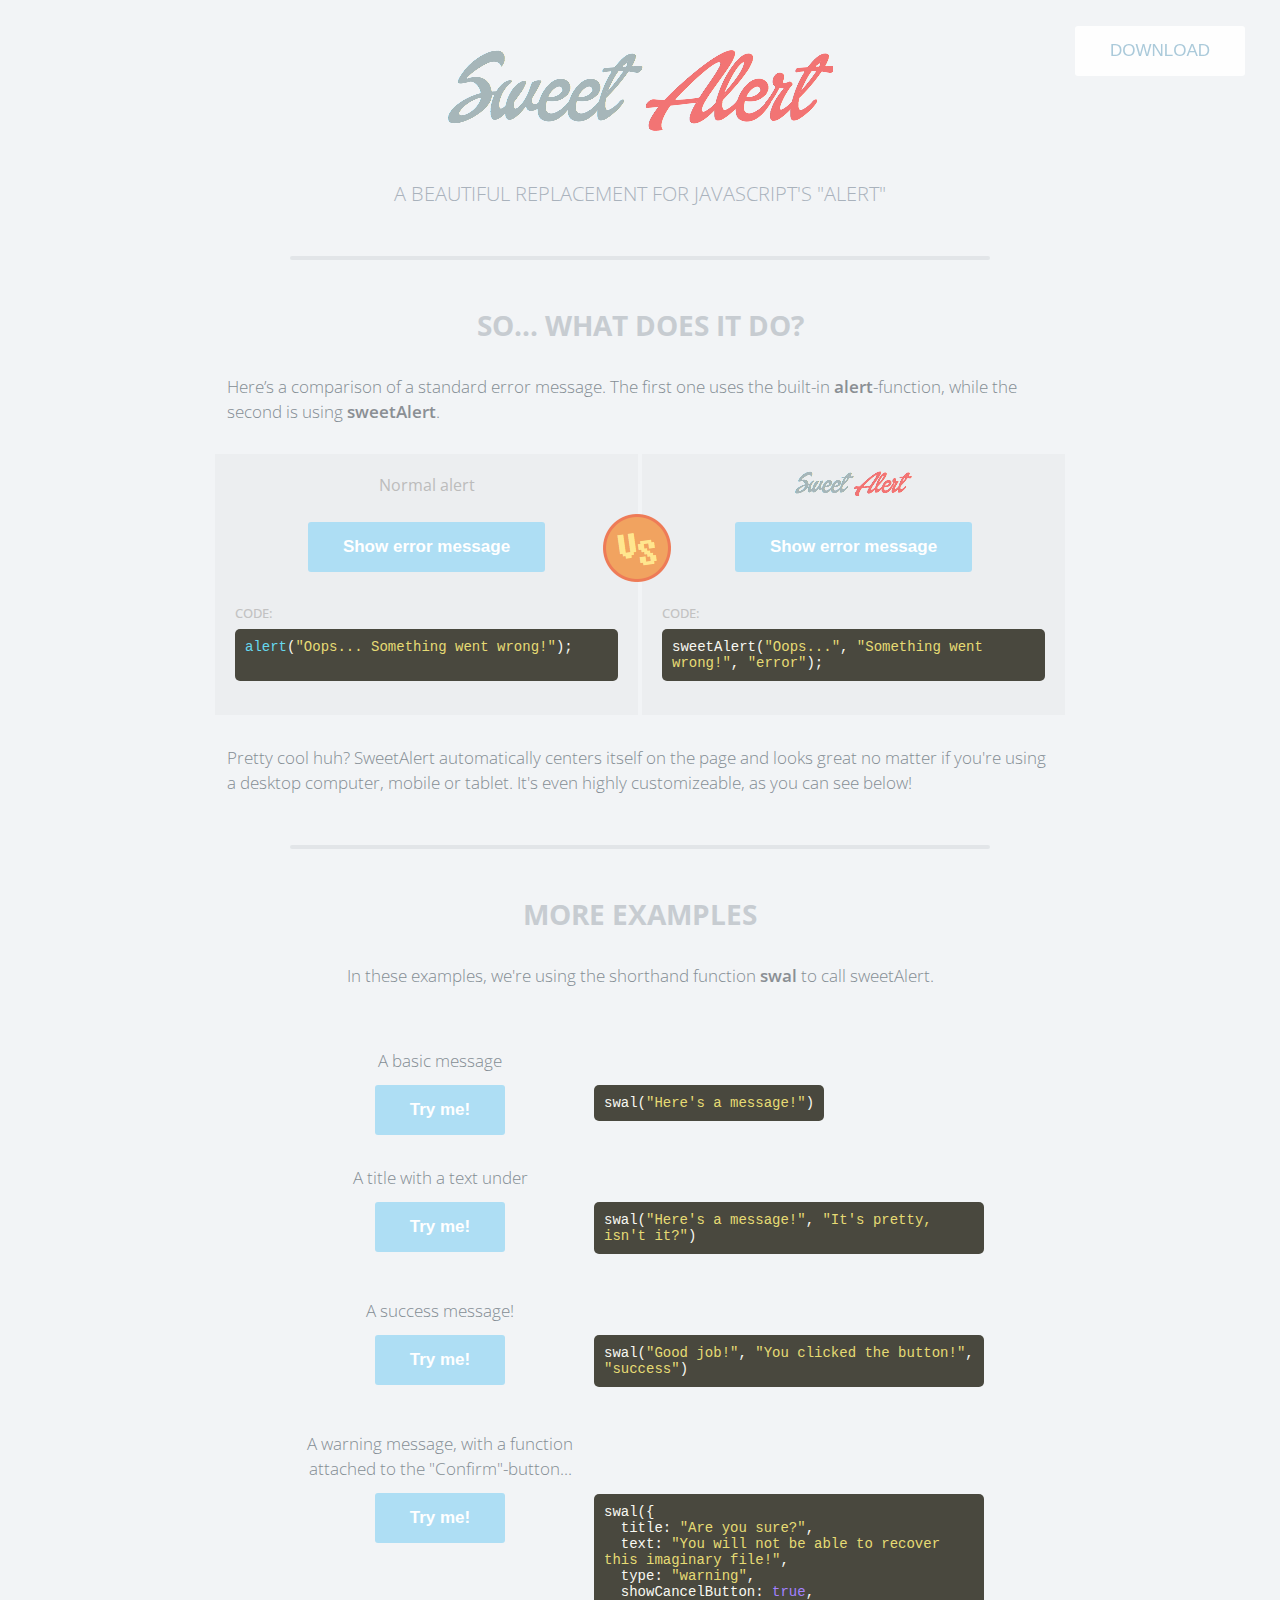
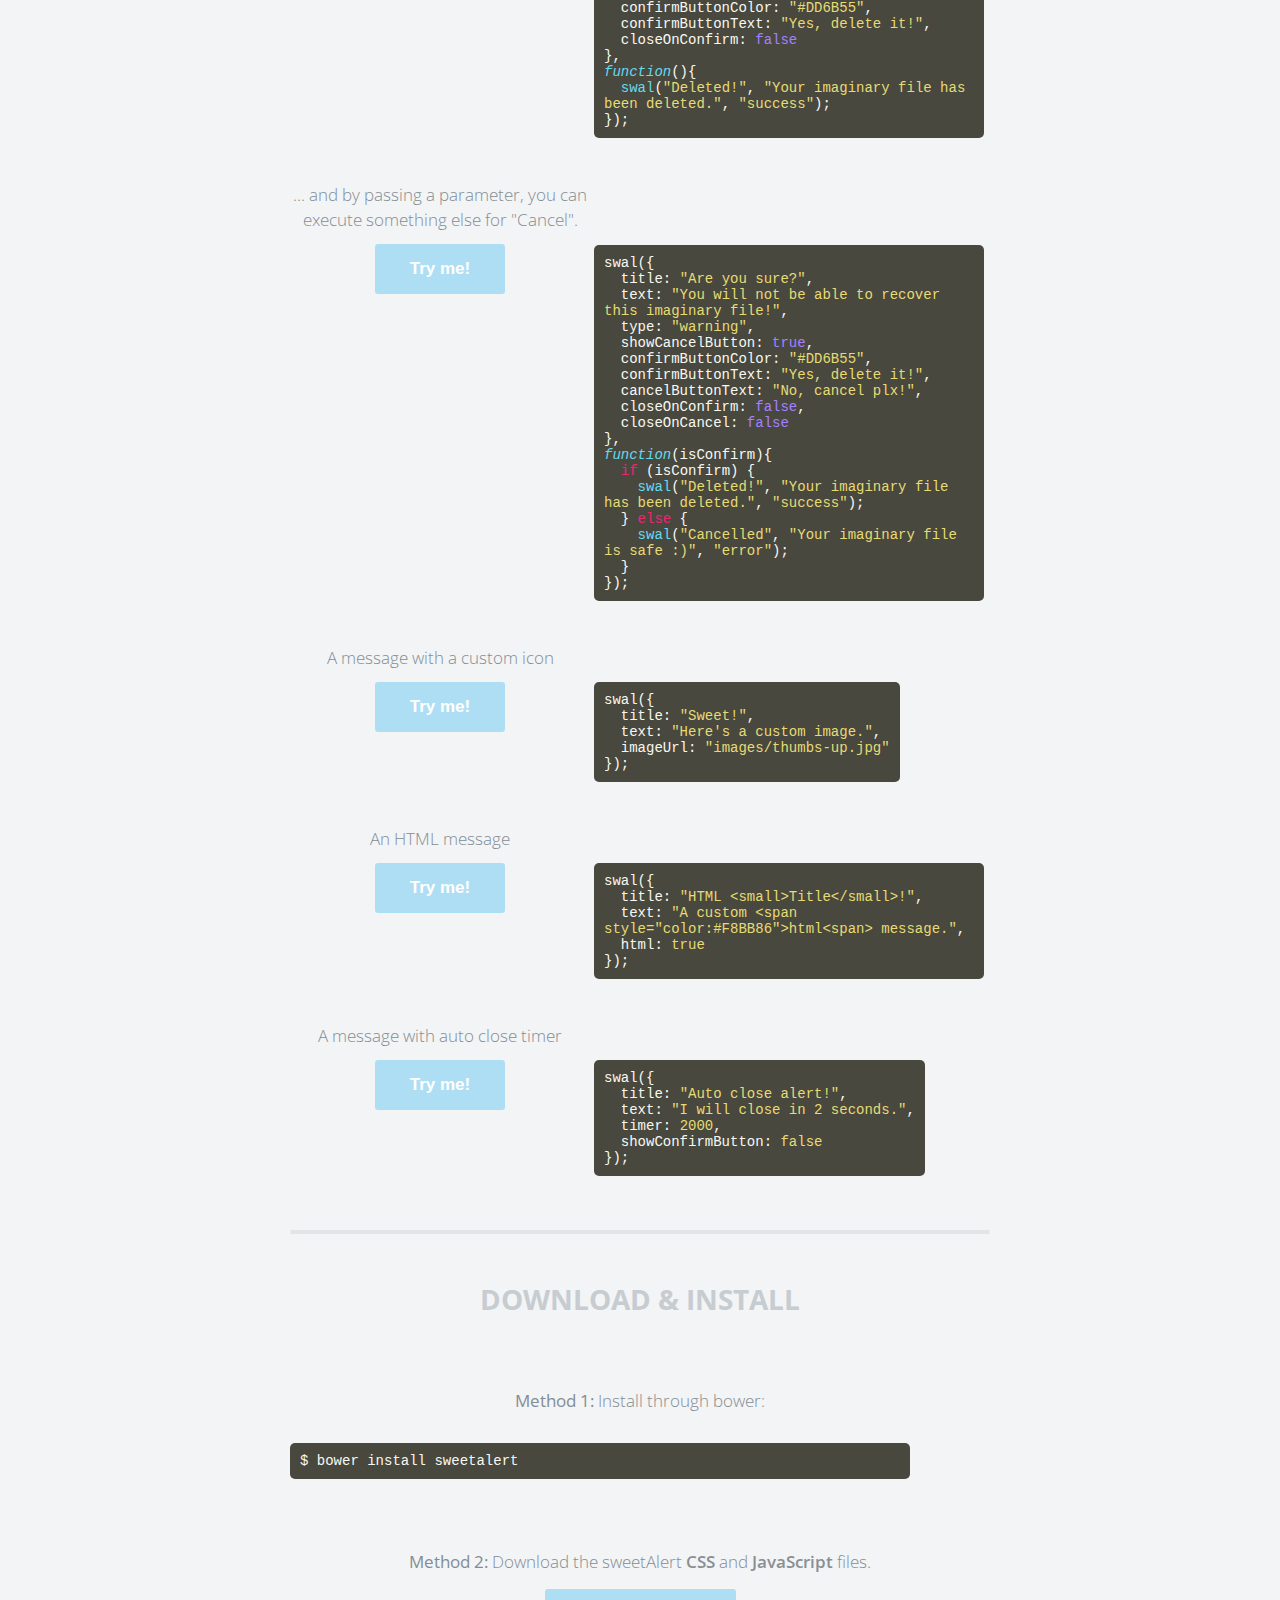
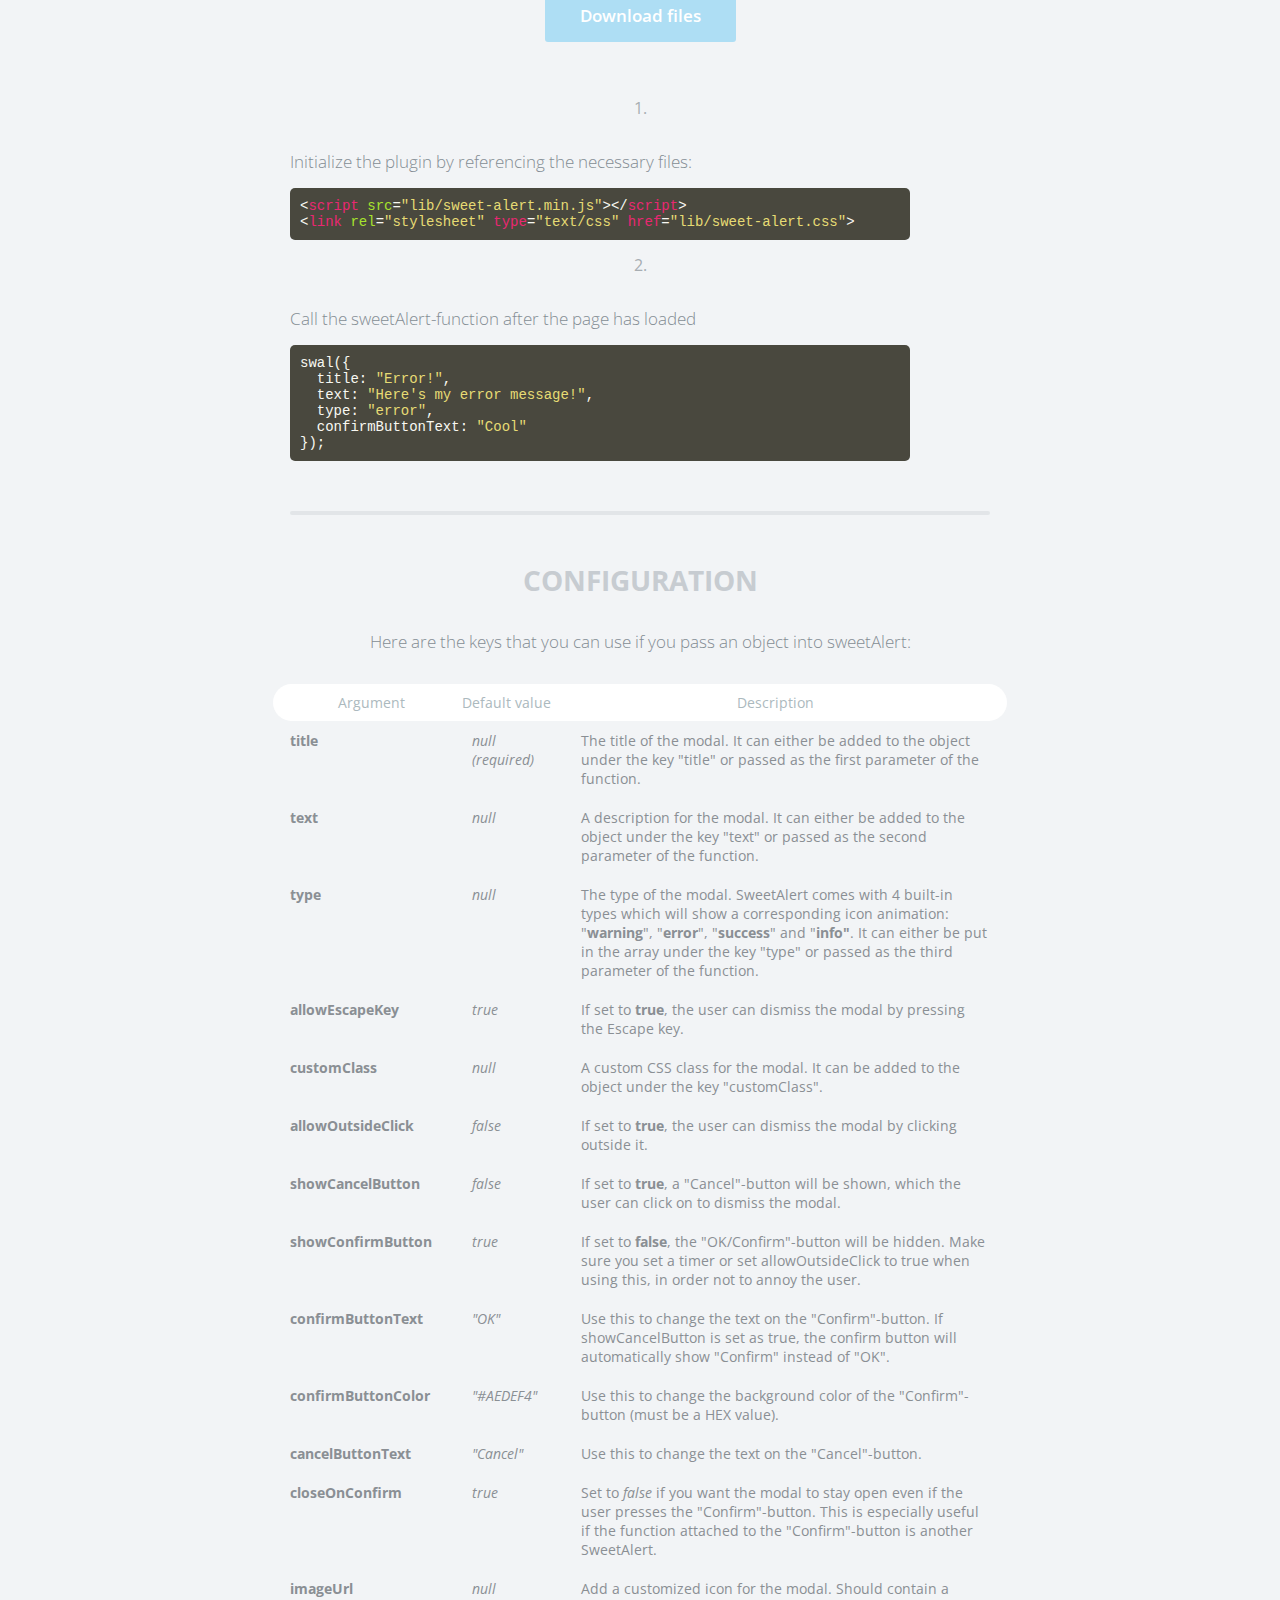
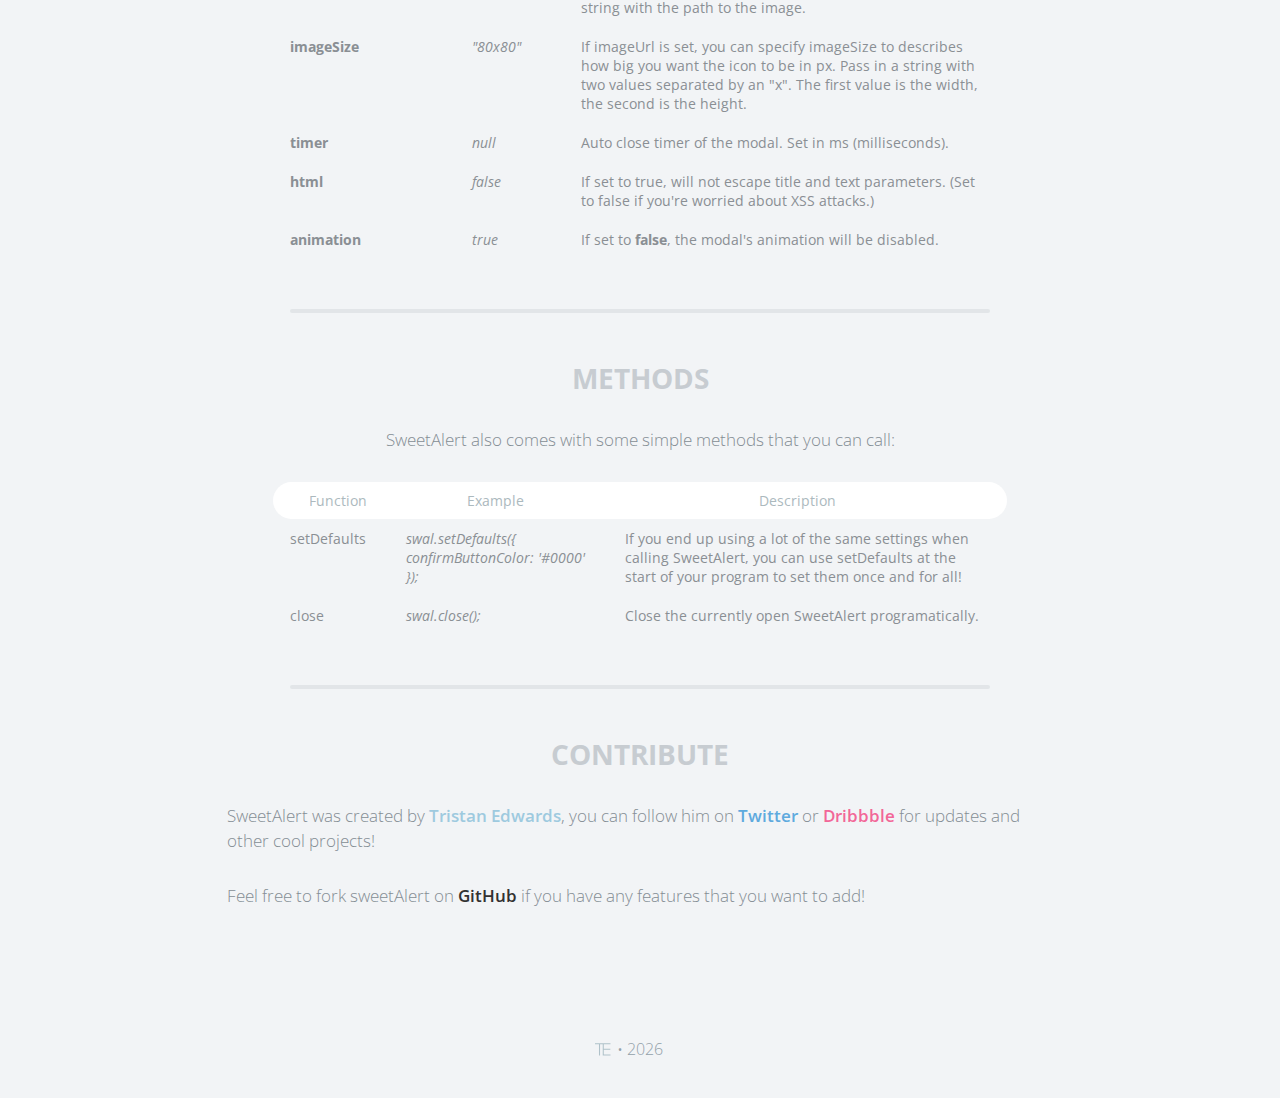
<file: bower_components/sweetalert/example/index.html>
<!doctype html>

<html>

<head>
  <meta charset="utf-8">
  <meta name="viewport" content="width=device-width, initial-scale=1, maximum-scale=1, user-scalable=0" />
  <title>SweetAlert</title>
  
  <link rel="stylesheet" href="./example.css">

  <!-- This is what you need -->
  <script src="../lib/sweet-alert.min.js"></script>
  <link rel="stylesheet" href="../lib/sweet-alert.css">
  <!--.......................-->

</head>

<body>

<h1>Sweet Alert</h1>
<h2>A beautiful replacement for Javascript's "Alert"</h2>
<button class="download">Download</button>

<!-- What does it do? -->
<h3>So... What does it do?</h3>
<p>Here’s a comparison of a standard error message. The first one uses the built-in <strong>alert</strong>-function, while the second is using <strong>sweetAlert</strong>.</p>

<div class="showcase normal">
	<h4>Normal alert</h4>
	<button>Show error message</button>

	<h5>Code:</h5>
	<pre><span class="func">alert</span>(<span class="str">"Oops... Something went wrong!"</span>);

	</pre>

	<div class="vs-icon"></div>
</div>

<div class="showcase sweet">
	<h4>Sweet Alert</h4>
	<button>Show error message</button>

	<h5>Code:</h5>
	<pre>sweetAlert(<span class="str">"Oops..."</span>, <span class="str">"Something went wrong!"</span>, <span class="str">"error"</span>);</pre>
</div>

<p>Pretty cool huh? SweetAlert automatically centers itself on the page and looks great no matter if you're using a desktop computer, mobile or tablet. It's even highly customizeable, as you can see below!</p>


<!-- Examples -->
<h3>More examples</h3>

<p class="center">In these examples, we're using the shorthand function <strong>swal</strong> to call sweetAlert.</p>

<ul class="examples">

	<li class="message">
		<div class="ui">
			<p>A basic message</p>
			<button>Try me!</button>
		</div>
		<pre>swal(<span class="str">"Here's a message!"</span>)</pre>
	</li>

	<li class="title-text">
		<div class="ui">
			<p>A title with a text under</p>
			<button>Try me!</button>
		</div>
		<pre>swal(<span class="str">"Here's a message!"</span>, <span class="str">"It's pretty, isn't it?"</span>)</pre>
	</li>

	<li class="success">
		<div class="ui">
			<p>A success message!</p>
			<button>Try me!</button>
		</div>
		<pre>swal(<span class="str">"Good job!"</span>, <span class="str">"You clicked the button!"</span>, <span class="str">"success"</span>)</pre>
	</li>

	<li class="warning confirm">
		<div class="ui">
			<p>A warning message, with a function attached to the "Confirm"-button...</p>
			<button>Try me!</button>
		</div>
		<pre>swal({
&nbsp;&nbsp;title: <span class="str">"Are you sure?"</span>,
&nbsp;&nbsp;text: <span class="str">"You will not be able to recover this imaginary file!"</span>,
&nbsp;&nbsp;type: <span class="str">"warning"</span>,
&nbsp;&nbsp;showCancelButton: <span class="val">true</span>,
&nbsp;&nbsp;confirmButtonColor: <span class="str">"#DD6B55"</span>,
&nbsp;&nbsp;confirmButtonText: <span class="str">"Yes, delete it!"</span>,
&nbsp;&nbsp;closeOnConfirm: <span class="val">false</span>
},
<span class="func"><i>function</i></span>(){
&nbsp;&nbsp;<span class="func">swal</span>(<span class="str">"Deleted!"</span>, <span class="str">"Your imaginary file has been deleted."</span>, <span class="str">"success"</span>);
});</pre>
	</li>

	<li class="warning cancel">
		<div class="ui">
			<p>... and by passing a parameter, you can execute something else for "Cancel".</p>
			<button>Try me!</button>
		</div>
		<pre>swal({
&nbsp;&nbsp;title: <span class="str">"Are you sure?"</span>,
&nbsp;&nbsp;text: <span class="str">"You will not be able to recover this imaginary file!"</span>,
&nbsp;&nbsp;type: <span class="str">"warning"</span>,
&nbsp;&nbsp;showCancelButton: <span class="val">true</span>,
&nbsp;&nbsp;confirmButtonColor: <span class="str">"#DD6B55"</span>,
&nbsp;&nbsp;confirmButtonText: <span class="str">"Yes, delete it!"</span>,
&nbsp;&nbsp;cancelButtonText: <span class="str">"No, cancel plx!"</span>,
&nbsp;&nbsp;closeOnConfirm: <span class="val">false</span>,
&nbsp;&nbsp;closeOnCancel: <span class="val">false</span>
},
<span class="func"><i>function</i></span>(isConfirm){
&nbsp;&nbsp;<span class="tag">if</span> (isConfirm) {
&nbsp;&nbsp;&nbsp;&nbsp;<span class="func">swal</span>(<span class="str">"Deleted!"</span>, <span class="str">"Your imaginary file has been deleted."</span>, <span class="str">"success"</span>);
&nbsp;&nbsp;} <span class="tag">else</span> {
	&nbsp;&nbsp;&nbsp;&nbsp;<span class="func">swal</span>(<span class="str">"Cancelled"</span>, <span class="str">"Your imaginary file is safe :)"</span>, <span class="str">"error"</span>);
&nbsp;&nbsp;}
});</pre>
	</li>

	<li class="custom-icon">
		<div class="ui">
			<p>A message with a custom icon</p>
			<button>Try me!</button>
		</div>
		<pre>swal({
&nbsp;&nbsp;title: <span class="str">"Sweet!"</span>,
&nbsp;&nbsp;text: <span class="str">"Here's a custom image."</span>,
&nbsp;&nbsp;imageUrl: <span class="str">"images/thumbs-up.jpg"</span>
});</pre>
	</li>

	<li class="message-html">
		<div class="ui">
			<p>An HTML message</p>
			<button>Try me!</button>
		</div>
		<pre>swal({
&nbsp;&nbsp;title: <span class="str">"HTML &lt;small&gt;Title&lt;/small&gt;!"</span>,
&nbsp;&nbsp;text: <span class="str">"A custom &lt;span style="color:#F8BB86"&gt;html&lt;span&gt; message."</span>,
&nbsp;&nbsp;html: <span class="str">true</span>
});</pre>
	</li>

	<li class="timer">
		<div class="ui">
			<p>A message with auto close timer</p>
			<button>Try me!</button>
		</div>
		<pre>swal({
&nbsp;&nbsp;title: <span class="str">"Auto close alert!"</span>,
&nbsp;&nbsp;text: <span class="str">"I will close in 2 seconds."</span>,
&nbsp;&nbsp;timer: <span class="str">2000</span>,
&nbsp;&nbsp;showConfirmButton: <span class="str">false</span>
});</pre>
	</li>

</ul>


<!-- Download & Install -->
<h3 id="download-section">Download & install</h3>

<div class="center-container">
	<p class="center"><b>Method 1:</b> Install through bower:</p>
	<pre class="center">$ bower install sweetalert</pre>
</div>

<p class="center"><b>Method 2:</b> Download the sweetAlert <strong>CSS</strong> and <strong>JavaScript</strong> files.</p>

<a class="button" href="https://github.com/t4t5/sweetalert/archive/master.zip" download>Download files</a>

<ol>
	<li>
		<p>Initialize the plugin by referencing the necessary files:</p>
		<pre>&lt;<span class="tag">script</span> <span class="attr">src</span>=<span class="str">"lib/sweet-alert.min.js"</span>&gt;&lt;/<span class="tag">script</span>&gt;
&lt;<span class="tag">link</span> <span class="attr">rel</span>=<span class="str">"stylesheet"</span> <span class="tag">type</span>=<span class="str">"text/css"</span> <span class="tag">href</span>=<span class="str">"lib/sweet-alert.css"</span>&gt;</pre>
	</li>

	<li>
		<p>Call the sweetAlert-function after the page has loaded</p>
		<pre>swal({
&nbsp;&nbsp;title: <span class="str">"Error!"</span>,
&nbsp;&nbsp;text: <span class="str">"Here's my error message!"</span>,
&nbsp;&nbsp;type: <span class="str">"error"</span>,
&nbsp;&nbsp;confirmButtonText: <span class="str">"Cool"</span>
});
</pre>
	</li>
</ol>



<!-- Configuration -->
<h3>Configuration</h3>

<p class="center">Here are the keys that you can use if you pass an object into sweetAlert:</p>

<table>
	<tr class="titles">
		<th>
			<div class="border-left"></div>
			Argument
		</th>
		<th>Default value</th>
		<th>
			<div class="border-right"></div>
			Description
		</th>
	</tr>
	<tr>
		<td><b>title</b></td>
		<td><i>null (required)</i></td>
		<td>The title of the modal. It can either be added to the object under the key "title" or passed as the first parameter of the function.</td>
	</tr>
	<tr>
		<td><b>text</b></td>
		<td><i>null</i></td>
		<td>A description for the modal. It can either be added to the object under the key "text" or passed as the second parameter of the function.</td>
	</tr>
	<tr>
		<td><b>type</b></td>
		<td><i>null</i></td>
		<td>The type of the modal. SweetAlert comes with 4 built-in types which will show a corresponding icon animation: "<strong>warning</strong>", "<strong>error</strong>", "<strong>success</strong>" and "<strong>info"</strong>. It can either be put in the array under the key "type" or passed as the third parameter of the function.</td>
	</tr>
        <tr>
                <td><b>allowEscapeKey</b></td>
                <td><i>true</i></td>
                <td>If set to <strong>true</strong>, the user can dismiss the modal by pressing the Escape key.</td>
        </tr>
	<tr>
		<td><b>customClass</b></td>
		<td><i>null</i></td>
		<td>A custom CSS class for the modal. It can be added to the object under the key "customClass".</td>
	</tr>
	<tr>
		<td><b>allowOutsideClick</b></td>
		<td><i>false</i></td>
		<td>If set to <strong>true</strong>, the user can dismiss the modal by clicking outside it.</td>
	</tr>
	<tr>
		<td><b>showCancelButton</b></td>
		<td><i>false</i></td>
		<td>If set to <strong>true</strong>, a "Cancel"-button will be shown, which the user can click on to dismiss the modal.</td>
	</tr>
	<tr>
		<td><b>showConfirmButton</b></td>
		<td><i>true</i></td>
		<td>If set to <strong>false</strong>, the "OK/Confirm"-button will be hidden. Make sure you set a timer or set allowOutsideClick to true when using this, in order not to annoy the user.</td>
	</tr>
	<tr>
		<td><b>confirmButtonText</b></td>
		<td><i>"OK"</i></td>
		<td>Use this to change the text on the "Confirm"-button. If showCancelButton is set as true, the confirm button will automatically show "Confirm" instead of "OK".</td>
	</tr>
	<tr>
		<td><b>confirmButtonColor</b></td>
		<td><i>"#AEDEF4"</i></td>
		<td>Use this to change the background color of the "Confirm"-button (must be a HEX value).</td>
	</tr>
	<tr>
		<td><b>cancelButtonText</b></td>
		<td><i>"Cancel"</i></td>
		<td>Use this to change the text on the "Cancel"-button.</td>
	</tr>
	<tr>
		<td><b>closeOnConfirm</b></td>
		<td><i>true</i></td>
		<td>Set to <i>false</i> if you want the modal to stay open even if the user presses the "Confirm"-button. This is especially useful if the function attached to the "Confirm"-button is another SweetAlert.</td>
	</tr>
	<tr>
		<td><b>imageUrl</b></td>
		<td><i>null</i></td>
		<td>Add a customized icon for the modal. Should contain a string with the path to the image.</td>
	</tr>
	<tr>
		<td><b>imageSize</b></td>
		<td><i>"80x80"</i></td>
		<td>If imageUrl is set, you can specify imageSize to describes how big you want the icon to be in px. Pass in a string with two values separated by an "x". The first value is the width, the second is the height.</td>
	</tr>
	<tr>
		<td><b>timer</b></td>
		<td><i>null</i></td>
		<td>Auto close timer of the modal. Set in ms (milliseconds).</td>
	</tr>
	<tr>
		<td><b>html</b></td>
		<td><i>false</i></td>
		<td>If set to true, will not escape title and text parameters. (Set to false if you're worried about XSS attacks.)</td>
	</tr>
	<tr>
		<td><b>animation</b></td>
		<td><i>true</i></td>
		<td>If set to <strong>false</strong>, the modal's animation will be disabled.</td>
	</tr>
</table>


<!-- Methods -->
<h3>Methods</h3>

<p class="center">SweetAlert also comes with some simple methods that you can call:</p>

<table>
	<tr class="titles">
		<th>
			<div class="border-left"></div>
			Function
		</th>
		<th>Example</th>
		<th>
			<div class="border-right"></div>
			Description
		</th>
	</tr>
	<tr>
		<td>setDefaults</td>
		<td><i>swal.setDefaults({ confirmButtonColor: '#0000' });</i></td>
		<td>If you end up using a lot of the same settings when calling SweetAlert, you can use setDefaults at the start of your program to set them once and for all!</td>
	</tr>
	<tr>
		<td>close</td>
		<td><i>swal.close();</i></td>
		<td>Close the currently open SweetAlert programatically.</td>
	</tr>
</table>



<!-- Contribute -->
<h3>Contribute</h3>
<p>SweetAlert was created by <a href="http://tristanedwards.me" target="_blank">Tristan Edwards</a>, you can follow him on <a href="https://twitter.com/t4t5" target="_blank" class="twitter">Twitter</a> or <a href="https://dribbble.com/tristanedwards" target="_blank" class="dribbble">Dribbble</a> for updates and other cool projects!</p>
<p>Feel free to fork sweetAlert on <a href="https://github.com/t4t5/sweetalert" class="github">GitHub</a> if you have any features that you want to add!</p>


<footer>
	<span class="te-logo">TE</span> • <script>document.write(new Date().getFullYear())</script>
</footer>


<script>

document.querySelector('button.download').onclick = function(){
	$("html, body").animate({ scrollTop: $("#download-section").offset().top }, 1000);
};

document.querySelector('.showcase.normal button').onclick = function(){
	alert("Oops... Something went wrong!");
};

document.querySelector('.showcase.sweet button').onclick = function(){
	swal("Oops...", "Something went wrong!", "error");
};

document.querySelector('ul.examples li.message button').onclick = function(){
	swal("Here's a message!");
};

document.querySelector('ul.examples li.timer button').onclick = function(){
	swal({
		title: "Auto close alert!",
		text: "I will close in 2 seconds.",
		timer: 2000,
		showConfirmButton: false
	});
};

document.querySelector('ul.examples li.title-text button').onclick = function(){
	swal("Here's a message!", "It's pretty, isn't it?");
};

document.querySelector('ul.examples li.success button').onclick = function(){
	swal("Good job!", "You clicked the button!", "success");
};

document.querySelector('ul.examples li.warning.confirm button').onclick = function(){
	swal({
		title: "Are you sure?",
		text: "You will not be able to recover this imaginary file!",
		type: "warning",
		showCancelButton: true,
		confirmButtonColor: '#DD6B55',
		confirmButtonText: 'Yes, delete it!',
		closeOnConfirm: false
	},
	function(){
		swal("Deleted!", "Your imaginary file has been deleted!", "success");
	});
};

document.querySelector('ul.examples li.warning.cancel button').onclick = function(){
	swal({
		title: "Are you sure?",
		text: "You will not be able to recover this imaginary file!",
		type: "warning",
		showCancelButton: true,
		confirmButtonColor: '#DD6B55',
		confirmButtonText: 'Yes, delete it!',
		cancelButtonText: "No, cancel plx!",
		closeOnConfirm: false,
		closeOnCancel: false
	},
	function(isConfirm){
    if (isConfirm){
      swal("Deleted!", "Your imaginary file has been deleted!", "success");
    } else {
      swal("Cancelled", "Your imaginary file is safe :)", "error");
    }
	});
};

document.querySelector('ul.examples li.custom-icon button').onclick = function(){
	swal({
		title: "Sweet!",
		text: "Here's a custom image.",
		imageUrl: 'images/thumbs-up.jpg'
	});
};

document.querySelector('ul.examples li.message-html button').onclick = function(){
	swal({
		title: "HTML <small>Title</small>!",
		text: 'A custom <span style="color:#F8BB86">html<span> message.',
		html: true
	});
};

</script>



</body>

</html>
</file>
<file: bower_components/sweetalert/example/example.css>
@import url(http://fonts.googleapis.com/css?family=Open+Sans:400,600,700,300);
@import url(http://fonts.googleapis.com/css?family=Open+Sans+Condensed:700);
body {
  background-color: #f2f4f6;
  font-family: 'Open Sans', sans-serif;
  text-align: center; }

h1 {
  background-image: url("images/logo_big.png");
  background-image: -webkit-image-set(url("images/logo_big.png") 1x, url("images/logo_big@2x.png") 2x);
  width: 385px;
  height: 81px;
  text-indent: -9999px;
  white-space: nowrap;
  margin: 50px auto; }
  @media all and (max-width: 420px) {
    h1 {
      width: 300px;
      background-size: contain;
      background-repeat: no-repeat;
      background-position: center; } }
  @media all and (max-width: 330px) {
    h1 {
      width: 250px; } }

h2 {
  font-size: 20px;
  color: #A9B2BC;
  line-height: 25px;
  text-transform: uppercase;
  font-weight: 300;
  text-align: center;
  display: block; }

h3 {
  font-size: 28px;
  color: #C7CCD1;
  text-transform: uppercase;
  font-family: 'Open Sans Condensed', sans-serif;
  margin-top: 100px;
  text-align: center;
  position: relative; }
  h3#download-section {
    margin-top: 50px;
    padding-top: 40px; }
  h3::after {
    content: "";
    background-color: #e2e5e8;
    height: 4px;
    width: 700px;
    left: 50%;
    margin-left: -350px;
    position: absolute;
    margin-top: -50px;
    border-radius: 2px; }
    @media all and (max-width: 740px) {
      h3::after {
        width: auto;
        left: 20px;
        right: 20px;
        margin-left: 0; } }

a {
  text-decoration: none; }

p {
  max-width: 826px;
  margin: 30px auto;
  font-size: 17px;
  font-weight: 300;
  color: #848D94;
  line-height: 25px;
  text-align: left; }
  p.center {
    text-align: center; }
  p strong {
    color: #8A8F94;
    font-weight: 600; }
  p a {
    color: #9ECADF;
    font-weight: 600; }
    p a:hover {
      text-decoration: underline; }
    p a.twitter {
      color: #5eaade; }
    p a.dribbble {
      color: #f26798; }
    p a.github {
      color: #323131; }

button, .button {
  background-color: #AEDEF4;
  color: white;
  border: none;
  box-shadow: none;
  font-size: 17px;
  font-weight: 500;
  font-weight: 600;
  border-radius: 3px;
  padding: 15px 35px;
  margin: 26px 5px 0 5px;
  cursor: pointer; }
  button:focus, .button:focus {
    outline: none; }
  button:hover, .button:hover {
    background-color: #a1d9f2; }
  button:active, .button:active {
    background-color: #81ccee; }
  button.cancel, .button.cancel {
    background-color: #D0D0D0; }
    button.cancel:hover, .button.cancel:hover {
      background-color: #c8c8c8; }
    button.cancel:active, .button.cancel:active {
      background-color: #b6b6b6; }
  button.download, .button.download {
    position: fixed;
    right: 30px;
    top: 0;
    background-color: rgba(255, 255, 255, 0.9);
    color: #ABCADA;
    font-weight: 500;
    text-transform: uppercase;
    z-index: 3; }
    @media all and (max-width: 1278px) {
      button.download, .button.download {
        display: none; } }

.center-container {
  max-width: 700px;
  margin: 70px auto; }

pre {
  background-color: #49483e;
  color: #f8f8f2;
  padding: 10px;
  border-radius: 5px;
  white-space: pre-line;
  text-align: left;
  font-size: 14px;
  max-width: 600px; }
  pre .str {
    color: #e6db74; }
  pre .func {
    color: #66d9ef; }
  pre .val {
    color: #a381ff; }
  pre .tag {
    color: #e92772; }
  pre .attr {
    color: #a6e22d; }

.showcase {
  background-color: #eceef0;
  padding: 20px;
  display: inline-block;
  width: 383px;
  vertical-align: top;
  position: relative; }
  @media all and (max-width: 865px) {
    .showcase {
      margin: 5px auto;
      padding: 46px 20px; } }
  @media all and (max-width: 440px) {
    .showcase {
      width: auto; } }
  .showcase h4 {
    font-size: 16px;
    color: #BCBCBC;
    line-height: 22px;
    margin: 0 auto;
    font-weight: 400; }
  .showcase.sweet h4 {
    width: 117px;
    height: 25px;
    margin-top: -3px;
    text-indent: -9999px;
    background-image: url("images/logo_small.png");
    background-image: -webkit-image-set(url("images/logo_small.png") 1x, url("images/logo_small@2x.png") 2x); }
  .showcase h5 {
    margin-bottom: -7px;
    text-align: left;
    font-weight: 500;
    text-transform: uppercase;
    color: #c2c2c2; }
  .showcase button {
    margin-bottom: 10px; }
  .showcase .vs-icon {
    background-image: url("images/vs_icon.png");
    background-image: -webkit-image-set(url("images/vs_icon.png") 1x, url("images/vs_icon@2x.png") 2x);
    width: 69px;
    height: 69px;
    position: absolute;
    right: -34px;
    top: 60px;
    z-index: 2; }
    @media all and (max-width: 865px) {
      .showcase .vs-icon {
        margin: 5px auto;
        right: auto;
        left: 50%;
        margin-left: -35px;
        top: auto;
        bottom: -35px; } }

ul.examples {
  list-style-type: none;
  width: 700px;
  margin: 0 auto;
  text-align: left;
  padding-left: 0; }
  @media all and (max-width: 758px) {
    ul.examples {
      width: auto; } }
  ul.examples li {
    padding-left: 0; }
  ul.examples .ui, ul.examples pre {
    display: inline-block;
    vertical-align: top; }
    @media all and (max-width: 758px) {
      ul.examples .ui, ul.examples pre {
        display: block;
        max-width: none;
        margin: 0 auto; } }
  ul.examples .ui {
    width: 300px;
    text-align: center; }
    ul.examples .ui button {
      margin-top: 12px; }
    ul.examples .ui p {
      text-align: center;
      margin-bottom: 0; }
  ul.examples pre {
    max-width: 370px;
    margin-top: 67px; }
    @media all and (max-width: 758px) {
      ul.examples pre {
        margin-top: 16px !important;
        margin-bottom: 60px; } }
  ul.examples .warning pre {
    margin-top: 93px; }

ol {
  max-width: 700px;
  margin: 70px auto;
  list-style-position: inside;
  padding-left: 0; }
  ol li {
    color: #A7ADB2; }
    ol li p {
      margin-bottom: 10px; }

table {
  width: 700px;
  font-size: 14px;
  color: #8a8f94;
  margin: 10px auto;
  text-align: left;
  border-collapse: collapse; }
  @media all and (max-width: 750px) {
    table {
      width: auto;
      margin: 10px 20px; } }
  table th {
    background-color: white;
    padding: 9px;
    color: #acb9be;
    font-weight: 400;
    text-align: center;
    position: relative; }
    table th .border-left, table th .border-right {
      position: absolute;
      background-color: white;
      border-radius: 50%;
      top: 0;
      left: -17px;
      width: 37px;
      height: 37px; }
    table th .border-right {
      left: auto;
      right: -17px; }
    @media all and (max-width: 750px) {
      table th:nth-child(2) {
        display: none; } }
  table td {
    padding: 10px 20px;
    vertical-align: top; }
    table td:first-child {
      padding-left: 0px; }
    table td:last-child {
      padding-right: 0px; }
    @media all and (max-width: 750px) {
      table td:nth-child(2) {
        display: none; } }
    @media all and (max-width: 360px) {
      table td {
        padding: 10px 4px; }
        table td b {
          font-size: 13px; } }

footer {
  margin-top: 100px;
  padding-bottom: 30px;
  color: #9A999F;
  display: inline-block;
  position: relative;
  color: gray;
  font-weight: 400;
  color: #93a1aa;
  font-weight: 300; }
  footer .te-logo {
    text-indent: -99999px;
    background-size: contain;
    background-repeat: no-repeat;
    background-position: center center;
    height: 16px;
    width: 16px;
    display: inline-block;
    margin-right: 5px;
    background-image: url("images/te-logo-small.svg");
    position: absolute;
    left: -22px;
    top: 3px; }
</file>
<file: bower_components/sweetalert/lib/sweet-alert.css>
.sweet-overlay{background-color:#000;-ms-filter:"progid:DXImageTransform.Microsoft.Alpha(Opacity=40)";background-color:rgba(0,0,0,.4);position:fixed;left:0;right:0;top:0;bottom:0;display:none;z-index:10000}.sweet-alert{background-color:#fff;font-family:'Open Sans','Helvetica Neue',Helvetica,Arial,sans-serif;width:478px;padding:17px;border-radius:5px;text-align:center;position:fixed;left:50%;top:50%;margin-left:-256px;margin-top:-200px;overflow:hidden;display:none;z-index:99999}@media all and (max-width:540px){.sweet-alert{width:auto;margin-left:0;margin-right:0;left:15px;right:15px}}.sweet-alert h2{color:#575757;font-size:30px;text-align:center;font-weight:600;text-transform:none;position:relative;margin:25px 0;padding:0;line-height:40px;display:block}.sweet-alert p{color:#797979;font-size:16px;font-weight:300;position:relative;text-align:inherit;float:none;margin:0;padding:0;line-height:normal}.sweet-alert button{background-color:#AEDEF4;color:#fff;border:none;box-shadow:none;font-size:17px;font-weight:500;-webkit-border-radius:4px;border-radius:5px;padding:10px 32px;margin:26px 5px 0;cursor:pointer}.sweet-alert button:focus{outline:0;box-shadow:0 0 2px rgba(128,179,235,.5),inset 0 0 0 1px rgba(0,0,0,.05)}.sweet-alert button:hover{background-color:#a1d9f2}.sweet-alert button:active{background-color:#81ccee}.sweet-alert button.cancel{background-color:#D0D0D0}.sweet-alert button.cancel:hover{background-color:#c8c8c8}.sweet-alert button.cancel:active{background-color:#b6b6b6}.sweet-alert button.cancel:focus{box-shadow:rgba(197,205,211,.8) 0 0 2px,rgba(0,0,0,.0470588) 0 0 0 1px inset!important}.sweet-alert button::-moz-focus-inner{border:0}.sweet-alert[data-has-cancel-button=false] button{box-shadow:none!important}.sweet-alert[data-has-confirm-button=false][data-has-cancel-button=false]{padding-bottom:40px}.sweet-alert .sa-icon{width:80px;height:80px;border:4px solid gray;-webkit-border-radius:40px;border-radius:50%;margin:20px auto;padding:0;position:relative;box-sizing:content-box}.sweet-alert .sa-icon.sa-error{border-color:#F27474}.sweet-alert .sa-icon.sa-error .sa-x-mark{position:relative;display:block}.sweet-alert .sa-icon.sa-error .sa-line{position:absolute;height:5px;width:47px;background-color:#F27474;display:block;top:37px;border-radius:2px}.sweet-alert .sa-icon.sa-error .sa-line.sa-left{-webkit-transform:rotate(45deg);transform:rotate(45deg);left:17px}.sweet-alert .sa-icon.sa-error .sa-line.sa-right{-webkit-transform:rotate(-45deg);transform:rotate(-45deg);right:16px}.sweet-alert .sa-icon.sa-warning{border-color:#F8BB86}.sweet-alert .sa-icon.sa-warning .sa-body{position:absolute;width:5px;height:47px;left:50%;top:10px;-webkit-border-radius:2px;border-radius:2px;margin-left:-2px;background-color:#F8BB86}.sweet-alert .sa-icon.sa-warning .sa-dot{position:absolute;width:7px;height:7px;-webkit-border-radius:50%;border-radius:50%;margin-left:-3px;left:50%;bottom:10px;background-color:#F8BB86}.sweet-alert .sa-icon.sa-info{border-color:#C9DAE1}.sweet-alert .sa-icon.sa-info::before{content:"";position:absolute;width:5px;height:29px;left:50%;bottom:17px;border-radius:2px;margin-left:-2px;background-color:#C9DAE1}.sweet-alert .sa-icon.sa-info::after{content:"";position:absolute;width:7px;height:7px;border-radius:50%;margin-left:-3px;top:19px;background-color:#C9DAE1}.sweet-alert .sa-icon.sa-success{border-color:#A5DC86}.sweet-alert .sa-icon.sa-success::after,.sweet-alert .sa-icon.sa-success::before{content:'';position:absolute;width:60px;height:120px;background:#fff;-webkit-transform:rotate(45deg);transform:rotate(45deg)}.sweet-alert .sa-icon.sa-success::before{-webkit-border-radius:120px 0 0 120px;border-radius:120px 0 0 120px;top:-7px;left:-33px;-webkit-transform:rotate(-45deg);transform:rotate(-45deg);-webkit-transform-origin:60px 60px;transform-origin:60px 60px}.sweet-alert .sa-icon.sa-success::after{-webkit-border-radius:0 120px 120px 0;border-radius:0 120px 120px 0;top:-11px;left:30px;-webkit-transform:rotate(-45deg);transform:rotate(-45deg);-webkit-transform-origin:0 60px;transform-origin:0 60px}.sweet-alert .sa-icon.sa-success .sa-placeholder{width:80px;height:80px;border:4px solid rgba(165,220,134,.2);-webkit-border-radius:40px;border-radius:50%;box-sizing:content-box;position:absolute;left:-4px;top:-4px;z-index:2}.sweet-alert .sa-icon.sa-success .sa-fix{width:5px;height:90px;background-color:#fff;position:absolute;left:28px;top:8px;z-index:1;-webkit-transform:rotate(-45deg);transform:rotate(-45deg)}.sweet-alert .sa-icon.sa-success .sa-line{height:5px;background-color:#A5DC86;display:block;border-radius:2px;position:absolute;z-index:2}.sweet-alert .sa-icon.sa-success .sa-line.sa-tip{width:25px;left:14px;top:46px;-webkit-transform:rotate(45deg);transform:rotate(45deg)}.sweet-alert .sa-icon.sa-success .sa-line.sa-long{width:47px;right:8px;top:38px;-webkit-transform:rotate(-45deg);transform:rotate(-45deg)}.sweet-alert .sa-icon.sa-custom{background-size:contain;border-radius:0;border:none;background-position:center center;background-repeat:no-repeat}@-webkit-keyframes showSweetAlert{0%{transform:scale(.7);-webkit-transform:scale(.7)}45%{transform:scale(1.05);-webkit-transform:scale(1.05)}80%{transform:scale(.95);-webkit-tranform:scale(.95)}100%{transform:scale(1);-webkit-transform:scale(1)}}@keyframes showSweetAlert{0%{transform:scale(.7);-webkit-transform:scale(.7)}45%{transform:scale(1.05);-webkit-transform:scale(1.05)}80%{transform:scale(.95);-webkit-tranform:scale(.95)}100%{transform:scale(1);-webkit-transform:scale(1)}}@-webkit-keyframes hideSweetAlert{0%{transform:scale(1);-webkit-transform:scale(1)}100%{transform:scale(.5);-webkit-transform:scale(.5)}}@keyframes hideSweetAlert{0%{transform:scale(1);-webkit-transform:scale(1)}100%{transform:scale(.5);-webkit-transform:scale(.5)}}.showSweetAlert{-webkit-animation:showSweetAlert .3s;animation:showSweetAlert .3s}.showSweetAlert[data-animation=none]{-webkit-animation:none;animation:none}.hideSweetAlert{-webkit-animation:hideSweetAlert .2s;animation:hideSweetAlert .2s}.hideSweetAlert[data-animation=none]{-webkit-animation:none;animation:none}@-webkit-keyframes animateSuccessTip{0%,54%{width:0;left:1px;top:19px}70%{width:50px;left:-8px;top:37px}84%{width:17px;left:21px;top:48px}100%{width:25px;left:14px;top:45px}}@keyframes animateSuccessTip{0%,54%{width:0;left:1px;top:19px}70%{width:50px;left:-8px;top:37px}84%{width:17px;left:21px;top:48px}100%{width:25px;left:14px;top:45px}}@-webkit-keyframes animateSuccessLong{0%,65%{width:0;right:46px;top:54px}84%{width:55px;right:0;top:35px}100%{width:47px;right:8px;top:38px}}@keyframes animateSuccessLong{0%,65%{width:0;right:46px;top:54px}84%{width:55px;right:0;top:35px}100%{width:47px;right:8px;top:38px}}@-webkit-keyframes rotatePlaceholder{0%,5%{transform:rotate(-45deg);-webkit-transform:rotate(-45deg)}100%,12%{transform:rotate(-405deg);-webkit-transform:rotate(-405deg)}}@keyframes rotatePlaceholder{0%,5%{transform:rotate(-45deg);-webkit-transform:rotate(-45deg)}100%,12%{transform:rotate(-405deg);-webkit-transform:rotate(-405deg)}}.animateSuccessTip{-webkit-animation:animateSuccessTip .75s;animation:animateSuccessTip .75s}.animateSuccessLong{-webkit-animation:animateSuccessLong .75s;animation:animateSuccessLong .75s}.sa-icon.sa-success.animate::after{-webkit-animation:rotatePlaceholder 4.25s ease-in;animation:rotatePlaceholder 4.25s ease-in}@-webkit-keyframes animateErrorIcon{0%{transform:rotateX(100deg);-webkit-transform:rotateX(100deg);opacity:0}100%{transform:rotateX(0deg);-webkit-transform:rotateX(0deg);opacity:1}}@keyframes animateErrorIcon{0%{transform:rotateX(100deg);-webkit-transform:rotateX(100deg);opacity:0}100%{transform:rotateX(0deg);-webkit-transform:rotateX(0deg);opacity:1}}.animateErrorIcon{-webkit-animation:animateErrorIcon .5s;animation:animateErrorIcon .5s}@-webkit-keyframes animateXMark{0%,50%{transform:scale(.4);-webkit-transform:scale(.4);margin-top:26px;opacity:0}80%{transform:scale(1.15);-webkit-transform:scale(1.15);margin-top:-6px}100%{transform:scale(1);-webkit-transform:scale(1);margin-top:0;opacity:1}}@keyframes animateXMark{0%,50%{transform:scale(.4);-webkit-transform:scale(.4);margin-top:26px;opacity:0}80%{transform:scale(1.15);-webkit-transform:scale(1.15);margin-top:-6px}100%{transform:scale(1);-webkit-transform:scale(1);margin-top:0;opacity:1}}.animateXMark{-webkit-animation:animateXMark .5s;animation:animateXMark .5s}@-webkit-keyframes pulseWarning{0%{border-color:#F8D486}100%{border-color:#F8BB86}}@keyframes pulseWarning{0%{border-color:#F8D486}100%{border-color:#F8BB86}}.pulseWarning{-webkit-animation:pulseWarning .75s infinite alternate;animation:pulseWarning .75s infinite alternate}@-webkit-keyframes pulseWarningIns{0%{background-color:#F8D486}100%{background-color:#F8BB86}}@keyframes pulseWarningIns{0%{background-color:#F8D486}100%{background-color:#F8BB86}}.pulseWarningIns{-webkit-animation:pulseWarningIns .75s infinite alternate;animation:pulseWarningIns .75s infinite alternate}
</file>
